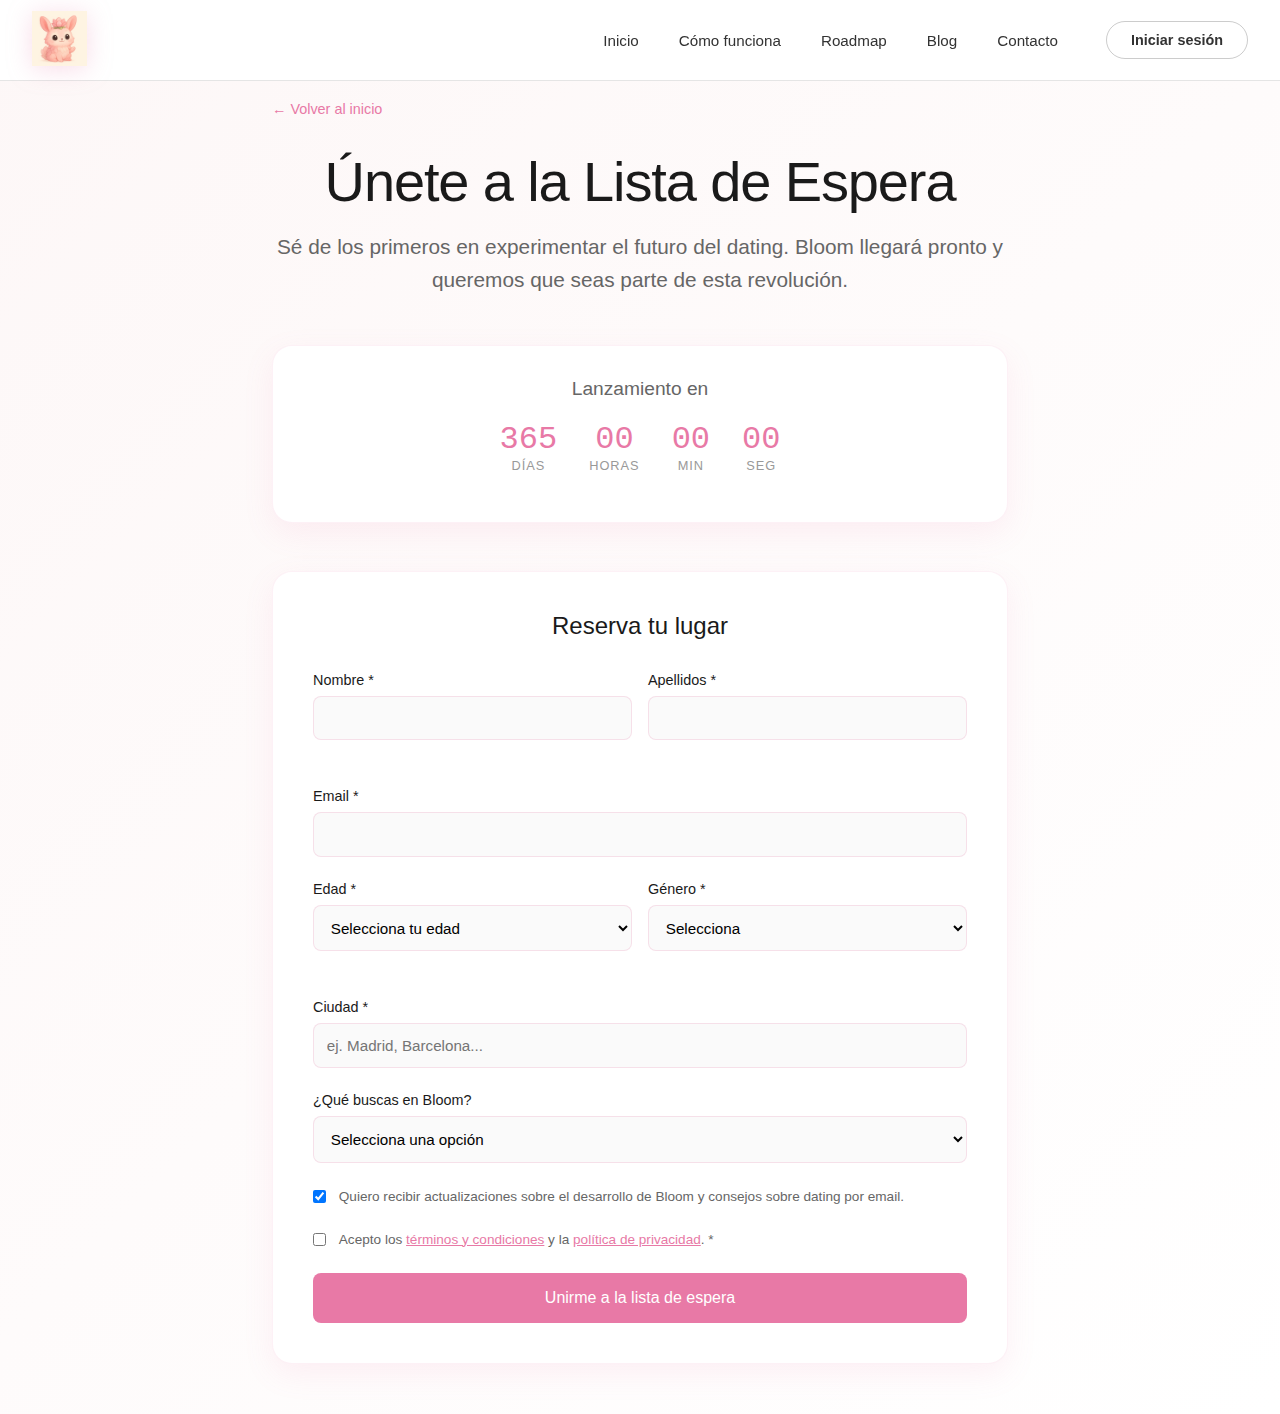
<file: waitlist.html>
<!DOCTYPE html>
<html lang="es">
<head>
    <meta charset="UTF-8">
    <meta name="viewport" content="width=device-width, initial-scale=1.0">
    <title>Lista de Espera - Bloom</title>
    <link rel="stylesheet" href="styles.css">
    <style>
        .waitlist-page {
            min-height: 100vh;
            background: linear-gradient(135deg, #fdf7f7 0%, #ffffff 100%);
            padding: 100px 0 50px;
            overflow-y: auto;
        }

        .waitlist-container {
            max-width: 800px;
            margin: 0 auto;
            padding: 0 2rem;
        }

        .waitlist-header {
            text-align: center;
            margin-bottom: 3rem;
        }

        .waitlist-title {
            font-size: clamp(2.5rem, 5vw, 3.5rem);
            font-weight: 300;
            color: #1a1a1a;
            margin-bottom: 1rem;
            letter-spacing: -0.02em;
        }

        .waitlist-subtitle {
            font-size: clamp(1.1rem, 2.5vw, 1.3rem);
            color: #666;
            margin-bottom: 2rem;
            line-height: 1.6;
        }

        .countdown-container {
            background: white;
            border-radius: 20px;
            padding: 2rem;
            box-shadow: 0 10px 30px rgba(232, 121, 166, 0.1);
            margin-bottom: 3rem;
            text-align: center;
            border: 1px solid rgba(232, 121, 166, 0.1);
        }

        .countdown-title {
            font-size: 1.2rem;
            font-weight: 500;
            color: #666;
            margin-bottom: 1.5rem;
        }

        .countdown-timer {
            display: flex;
            justify-content: center;
            gap: 2rem;
            margin-bottom: 1rem;
        }

        .countdown-item {
            text-align: center;
        }

        .countdown-number {
            font-size: 2rem;
            font-weight: 300;
            color: #e879a6;
            display: block;
            line-height: 1;
            font-family: 'Courier New', monospace;
        }

        .countdown-label {
            font-size: 0.8rem;
            color: #999;
            text-transform: uppercase;
            letter-spacing: 1px;
            margin-top: 0.3rem;
        }

        .waitlist-form {
            background: white;
            border-radius: 20px;
            padding: 2.5rem;
            box-shadow: 0 10px 30px rgba(232, 121, 166, 0.1);
            border: 1px solid rgba(232, 121, 166, 0.1);
        }

        .form-title {
            font-size: 1.5rem;
            font-weight: 500;
            color: #1a1a1a;
            text-align: center;
            margin-bottom: 2rem;
        }

        .form-row {
            display: grid;
            grid-template-columns: 1fr 1fr;
            gap: 1rem;
            margin-bottom: 1.5rem;
        }

        .form-group {
            margin-bottom: 1.5rem;
        }

        .form-group label {
            display: block;
            margin-bottom: 0.5rem;
            font-weight: 500;
            color: #1a1a1a;
            font-size: 0.9rem;
        }

        .form-group input,
        .form-group select,
        .form-group textarea {
            width: 100%;
            padding: 0.8rem;
            border: 1px solid rgba(232, 121, 166, 0.2);
            border-radius: 8px;
            font-size: 0.95rem;
            transition: all 0.3s ease;
            background: #fafafa;
        }

        .form-group input:focus,
        .form-group select:focus,
        .form-group textarea:focus {
            outline: none;
            border-color: #e879a6;
            background: white;
            box-shadow: 0 0 0 2px rgba(232, 121, 166, 0.1);
        }

        .checkbox-group {
            display: flex;
            align-items: flex-start;
            gap: 0.8rem;
            margin-bottom: 1.5rem;
        }

        .checkbox-group input[type="checkbox"] {
            width: auto;
            margin-top: 0.2rem;
            flex-shrink: 0;
        }

        .checkbox-group label {
            font-size: 0.85rem;
            line-height: 1.4;
            color: #666;
            font-weight: 400;
        }

        .submit-btn {
            width: 100%;
            background: #e879a6;
            border: none;
            color: white;
            padding: 1rem;
            border-radius: 8px;
            font-size: 1rem;
            font-weight: 500;
            cursor: pointer;
            transition: all 0.3s ease;
        }

        .submit-btn:hover {
            background: #d666a3;
            transform: translateY(-1px);
        }

        .submit-btn:disabled {
            opacity: 0.7;
            cursor: not-allowed;
            transform: none;
        }

        .success-message {
            display: none;
            background: rgba(74, 222, 128, 0.1);
            border: 1px solid rgba(74, 222, 128, 0.3);
            border-radius: 12px;
            padding: 2rem;
            text-align: center;
            margin-top: 2rem;
        }

        .success-message.show {
            display: block;
            animation: fadeInUp 0.5s ease-out;
        }

        .success-icon {
            font-size: 2.5rem;
            margin-bottom: 1rem;
        }

        .success-title {
            font-size: 1.3rem;
            font-weight: 600;
            color: #16a34a;
            margin-bottom: 1rem;
        }

        .success-text {
            color: #666;
            line-height: 1.5;
            font-size: 0.95rem;
        }

        .back-link {
            display: inline-flex;
            align-items: center;
            gap: 0.5rem;
            color: #e879a6;
            text-decoration: none;
            font-weight: 500;
            margin-bottom: 2rem;
            transition: all 0.3s ease;
            font-size: 0.9rem;
        }

        .back-link:hover {
            color: #1a1a1a;
            transform: translateX(-3px);
        }

        @media (max-width: 768px) {
            .waitlist-page {
                padding: 80px 0 30px;
            }

            .waitlist-container {
                padding: 0 1rem;
            }

            .countdown-container,
            .waitlist-form {
                padding: 1.5rem;
            }

            .countdown-timer {
                gap: 1.5rem;
            }

            .countdown-number {
                font-size: 1.8rem;
            }

            .form-row {
                grid-template-columns: 1fr;
                gap: 0;
            }

            .form-title {
                font-size: 1.3rem;
            }
        }

        @media (max-width: 480px) {
            .countdown-timer {
                gap: 1rem;
            }

            .countdown-number {
                font-size: 1.5rem;
            }

            .countdown-label {
                font-size: 0.7rem;
            }
        }
    </style>
</head>
<body>
    <!-- Navegación -->
    <nav id="navbar" class="navbar show">
        <div class="nav-container">
            <div class="nav-logo">
                <a href="index.html">
                    <img src="mascota.png" alt="Bloom" class="nav-logo-img">
                </a>
            </div>
            
            <div class="nav-content">
                <div class="nav-menu" id="nav-menu">
                    <a href="index.html#inicio" class="nav-link">Inicio</a>
                    <a href="index.html#como-funciona" class="nav-link">Cómo funciona</a>
                    <a href="index.html#roadmap" class="nav-link">Roadmap</a>
                    <a href="index.html#blog" class="nav-link">Blog</a>
                    <a href="index.html#contacto" class="nav-link">Contacto</a>
                </div>
                
                <div class="nav-actions">
                    <button class="btn-secondary">Iniciar sesión</button>
                </div>
            </div>
            
            <!-- Menú hamburguesa para móvil -->
            <div class="hamburger" id="hamburger">
                <span></span>
                <span></span>
                <span></span>
            </div>
        </div>
    </nav>

    <main class="waitlist-page">
        <div class="waitlist-container">
            <a href="index.html" class="back-link">
                ← Volver al inicio
            </a>

            <div class="waitlist-header">
                <h1 class="waitlist-title">Únete a la Lista de Espera</h1>
                <p class="waitlist-subtitle">
                    Sé de los primeros en experimentar el futuro del dating. 
                    Bloom llegará pronto y queremos que seas parte de esta revolución.
                </p>
            </div>

            <!-- Contador minimalista -->
            <div class="countdown-container">
                <h2 class="countdown-title">Lanzamiento en</h2>
                <div class="countdown-timer" id="countdown">
                    <div class="countdown-item">
                        <span class="countdown-number" id="days">000</span>
                        <span class="countdown-label">días</span>
                    </div>
                    <div class="countdown-item">
                        <span class="countdown-number" id="hours">00</span>
                        <span class="countdown-label">horas</span>
                    </div>
                    <div class="countdown-item">
                        <span class="countdown-number" id="minutes">00</span>
                        <span class="countdown-label">min</span>
                    </div>
                    <div class="countdown-item">
                        <span class="countdown-number" id="seconds">00</span>
                        <span class="countdown-label">seg</span>
                    </div>
                </div>
            </div>

            <!-- Formulario -->
            <div class="waitlist-form">
                <h2 class="form-title">Reserva tu lugar</h2>
                <form id="waitlist-form">
                    <div class="form-row">
                        <div class="form-group">
                            <label for="firstName">Nombre *</label>
                            <input type="text" id="firstName" name="firstName" required>
                        </div>
                        <div class="form-group">
                            <label for="lastName">Apellidos *</label>
                            <input type="text" id="lastName" name="lastName" required>
                        </div>
                    </div>

                    <div class="form-group">
                        <label for="email">Email *</label>
                        <input type="email" id="email" name="email" required>
                    </div>

                    <div class="form-row">
                        <div class="form-group">
                            <label for="age">Edad *</label>
                            <select id="age" name="age" required>
                                <option value="">Selecciona tu edad</option>
                                <option value="18-24">18-24 años</option>
                                <option value="25-29">25-29 años</option>
                                <option value="30-34">30-34 años</option>
                                <option value="35-39">35-39 años</option>
                                <option value="40-44">40-44 años</option>
                                <option value="45+">45+ años</option>
                            </select>
                        </div>
                        <div class="form-group">
                            <label for="gender">Género *</label>
                            <select id="gender" name="gender" required>
                                <option value="">Selecciona</option>
                                <option value="mujer">Mujer</option>
                                <option value="hombre">Hombre</option>
                                <option value="no-binario">No binario</option>
                                <option value="prefiero-no-decir">Prefiero no decir</option>
                            </select>
                        </div>
                    </div>

                    <div class="form-group">
                        <label for="city">Ciudad *</label>
                        <input type="text" id="city" name="city" placeholder="ej. Madrid, Barcelona..." required>
                    </div>

                    <div class="form-group">
                        <label for="interests">¿Qué buscas en Bloom?</label>
                        <select id="interests" name="interests">
                            <option value="">Selecciona una opción</option>
                            <option value="relacion-seria">Una relación seria</option>
                            <option value="conocer-gente">Conocer gente nueva</option>
                            <option value="citas-casuales">Citas casuales</option>
                            <option value="amistad">Amistad</option>
                            <option value="no-seguro">No estoy seguro/a</option>
                        </select>
                    </div>

                    <div class="checkbox-group">
                        <input type="checkbox" id="newsletter" name="newsletter" checked>
                        <label for="newsletter">
                            Quiero recibir actualizaciones sobre el desarrollo de Bloom y consejos sobre dating por email.
                        </label>
                    </div>

                    <div class="checkbox-group">
                        <input type="checkbox" id="terms" name="terms" required>
                        <label for="terms">
                            Acepto los <a href="#" style="color: #e879a6;">términos y condiciones</a> y la <a href="#" style="color: #e879a6;">política de privacidad</a>. *
                        </label>
                    </div>

                    <button type="submit" class="submit-btn">
                        <span class="submit-text">Unirme a la lista de espera</span>
                        <span class="submit-loading" style="display: none;">Procesando...</span>
                    </button>
                </form>

                <div class="success-message" id="success-message">
                    <div class="success-icon">🎉</div>
                    <h3 class="success-title">¡Bienvenido/a a Bloom!</h3>
                    <p class="success-text">
                        Te hemos enviado un email de confirmación. Eres oficialmente parte de nuestra lista de espera 
                        y serás de los primeros en conocer cuando lancemos la app. 
                        <br><br>
                        ¡Prepárate para encontrar conexiones reales!
                    </p>
                </div>
            </div>
        </div>
    </main>

    <script>
        // Contador regresivo
        function initCountdown() {
            const targetDate = new Date();
            targetDate.setFullYear(targetDate.getFullYear() + 1); // Un año desde ahora
            
            function updateCountdown() {
                const now = new Date().getTime();
                const distance = targetDate.getTime() - now;
                
                const days = Math.floor(distance / (1000 * 60 * 60 * 24));
                const hours = Math.floor((distance % (1000 * 60 * 60 * 24)) / (1000 * 60 * 60));
                const minutes = Math.floor((distance % (1000 * 60 * 60)) / (1000 * 60));
                const seconds = Math.floor((distance % (1000 * 60)) / 1000);
                
                document.getElementById("days").textContent = days.toString().padStart(3, '0');
                document.getElementById("hours").textContent = hours.toString().padStart(2, '0');
                document.getElementById("minutes").textContent = minutes.toString().padStart(2, '0');
                document.getElementById("seconds").textContent = seconds.toString().padStart(2, '0');
                
                if (distance < 0) {
                    document.getElementById("countdown").innerHTML = "<h2>¡Ya está aquí!</h2>";
                }
            }
            
            updateCountdown();
            setInterval(updateCountdown, 1000);
        }

        // Formulario
        function initWaitlistForm() {
            const form = document.getElementById("waitlist-form");
            const submitBtn = form.querySelector(".submit-btn");
            const submitText = submitBtn.querySelector(".submit-text");
            const submitLoading = submitBtn.querySelector(".submit-loading");
            const successMessage = document.getElementById("success-message");

            form.addEventListener("submit", async (e) => {
                e.preventDefault();

                // Mostrar estado de carga
                submitBtn.disabled = true;
                submitText.style.display = "none";
                submitLoading.style.display = "inline";

                // Simular envío (aquí conectarías con tu backend)
                await new Promise((resolve) => setTimeout(resolve, 2000));

                // Ocultar formulario y mostrar mensaje de éxito
                form.style.display = "none";
                successMessage.classList.add("show");

                // Simular envío de email de confirmación
                console.log("Email de confirmación enviado a:", form.email.value);
            });
        }

        // Menú móvil
        function initMobileMenu() {
            const hamburger = document.getElementById("hamburger");
            const navMenu = document.getElementById("nav-menu");

            hamburger.addEventListener("click", () => {
                hamburger.classList.toggle("active");
                navMenu.classList.toggle("active");
            });

            // Cerrar menú al hacer clic en un enlace
            navMenu.addEventListener("click", (e) => {
                if (e.target.classList.contains("nav-link")) {
                    hamburger.classList.remove("active");
                    navMenu.classList.remove("active");
                }
            });
        }

        // Inicializar todo
        document.addEventListener("DOMContentLoaded", () => {
            initCountdown();
            initWaitlistForm();
            initMobileMenu();
        });
    </script>
</body>
</html>
</file>
<file: styles.css>
* {
  margin: 0;
  padding: 0;
  box-sizing: border-box;
}

body {
  font-family: "Arial", sans-serif;
  background: #ffffff;
  overflow-x: hidden;
}

/* Pantalla de carga */
.loading-screen {
  position: fixed;
  top: 0;
  left: 0;
  width: 100vw;
  height: 100vh;
  background: #ffffff;
  display: flex;
  flex-direction: column;
  justify-content: center;
  align-items: center;
  z-index: 1000;
  transition: opacity 0.8s ease-out;
}

.loading-screen.fade-out {
  opacity: 0;
}

/* Logo */
.logo-container {
  display: flex;
  justify-content: center;
  align-items: center;
}

.logo-wrapper {
  animation: logoEntrance 1.5s ease-out;
}

.logo {
  width: 220px;
  height: auto;
  filter: drop-shadow(0 10px 30px rgba(232, 121, 166, 0.3));
  animation: pulsate 2s ease-in-out infinite 1.5s;
}

@keyframes logoEntrance {
  0% {
    opacity: 0;
    transform: translateY(-30px) scale(0.8);
  }
  60% {
    opacity: 1;
    transform: translateY(5px) scale(1.05);
  }
  100% {
    opacity: 1;
    transform: translateY(0) scale(1);
  }
}

@keyframes pulsate {
  0% {
    transform: scale(1);
    filter: drop-shadow(0 10px 30px rgba(232, 121, 166, 0.3));
  }
  50% {
    transform: scale(1.08);
    filter: drop-shadow(0 15px 40px rgba(232, 121, 166, 0.5));
  }
  100% {
    transform: scale(1);
    filter: drop-shadow(0 10px 30px rgba(232, 121, 166, 0.3));
  }
}

/* Contenido principal */
.main-content {
  display: none;
  min-height: 100vh;
  background: #ffffff;
  overflow-y: auto;
}

.main-content.show {
  display: block;
  animation: contentEntrance 1s ease-out;
}

@keyframes contentEntrance {
  0% {
    opacity: 0;
    transform: translateY(30px);
  }
  100% {
    opacity: 1;
    transform: translateY(0);
  }
}

/* Hero Section con imagen de fondo */
.hero-section {
  min-height: 100vh;
  display: flex;
  justify-content: center;
  align-items: center;
  text-align: center;
  padding: 120px 2rem 80px;
  position: relative;
  background-image: url("pexels-rdne-8249235.jpg");
  background-size: cover;
  background-position: center;
  background-repeat: no-repeat;
}

.hero-overlay {
  position: absolute;
  top: 0;
  left: 0;
  width: 100%;
  height: 100%;
  background: rgba(0, 0, 0, 0.2);
  z-index: 1;
}

.hero-content {
  max-width: 600px;
  margin: 0 auto;
  position: relative;
  z-index: 2;
}

.hero-title {
  font-size: clamp(3rem, 8vw, 5rem);
  font-weight: 300;
  color: #ffffff;
  line-height: 1.1;
  margin-bottom: 2rem;
  letter-spacing: -0.02em;
  animation: fadeInUp 0.8s ease-out 0.2s both;
  text-shadow: 0 4px 20px rgba(0, 0, 0, 0.8);
}

.hero-subtitle {
  font-size: clamp(1.2rem, 3vw, 1.5rem);
  color: #ffffff;
  line-height: 1.5;
  margin-bottom: 3rem;
  font-weight: 400;
  animation: fadeInUp 0.8s ease-out 0.4s both;
  text-shadow: 0 2px 15px rgba(0, 0, 0, 0.7);
}

.btn-hero {
  background: #1a1a1a;
  border: none;
  color: white;
  padding: 1.2rem 3rem;
  border-radius: 50px;
  font-size: 1.1rem;
  font-weight: 500;
  cursor: pointer;
  transition: all 0.3s ease;
  box-shadow: 0 6px 25px rgba(0, 0, 0, 0.2);
  animation: fadeInUp 0.8s ease-out 0.6s both;
}

.btn-hero:hover {
  transform: translateY(-3px);
  box-shadow: 0 10px 35px rgba(0, 0, 0, 0.25);
}

@keyframes fadeInUp {
  0% {
    opacity: 0;
    transform: translateY(30px);
  }
  100% {
    opacity: 1;
    transform: translateY(0);
  }
}

/* Navegación */
.navbar {
  position: fixed;
  top: 0;
  left: 0;
  width: 100%;
  background: rgba(255, 255, 255, 0.95);
  backdrop-filter: blur(10px);
  border-bottom: 1px solid rgba(0, 0, 0, 0.1);
  z-index: 1001;
  opacity: 0;
  transform: translateY(-100%);
  transition: all 0.3s ease;
}

.navbar.show {
  opacity: 1;
  transform: translateY(0);
}

.nav-container {
  max-width: 1400px;
  margin: 0 auto;
  padding: 0 2rem;
  display: flex;
  align-items: center;
  justify-content: space-between;
  height: 80px;
}

.nav-logo {
  display: flex;
  align-items: center;
  flex-shrink: 0;
}

.nav-logo-img {
  height: 55px;
  width: auto;
  filter: drop-shadow(0 3px 12px rgba(232, 121, 166, 0.25));
  transition: all 0.3s ease;
}

.nav-logo-img:hover {
  filter: drop-shadow(0 5px 15px rgba(232, 121, 166, 0.35));
  transform: scale(1.05);
}

.nav-content {
  display: flex;
  align-items: center;
  justify-content: flex-end;
  flex: 1;
  margin-left: 3rem;
  gap: 3rem;
}

.nav-menu {
  display: flex;
  align-items: center;
  gap: 2.5rem;
}

.nav-link {
  text-decoration: none;
  color: #333;
  font-weight: 500;
  font-size: 0.95rem;
  transition: all 0.3s ease;
  position: relative;
  padding: 0.5rem 0;
}

.nav-link:hover {
  color: #1a1a1a;
  transform: translateY(-1px);
}

.nav-link::after {
  content: "";
  position: absolute;
  bottom: 0;
  left: 50%;
  width: 0;
  height: 2px;
  background: #1a1a1a;
  transition: all 0.3s ease;
  transform: translateX(-50%);
}

.nav-link:hover::after {
  width: 100%;
}

.nav-actions {
  display: flex;
  align-items: center;
  gap: 1.2rem;
}

.btn-secondary {
  background: transparent;
  border: 1.5px solid rgba(0, 0, 0, 0.2);
  color: #333;
  padding: 0.6rem 1.5rem;
  border-radius: 30px;
  font-size: 0.9rem;
  font-weight: 600;
  cursor: pointer;
  transition: all 0.3s ease;
}

.btn-secondary:hover {
  border-color: #1a1a1a;
  color: #1a1a1a;
  background: rgba(0, 0, 0, 0.05);
  transform: translateY(-2px);
}

.btn-primary {
  background: #1a1a1a;
  border: none;
  color: white;
  padding: 0.6rem 2rem;
  border-radius: 30px;
  font-size: 0.9rem;
  font-weight: 600;
  cursor: pointer;
  transition: all 0.3s ease;
  box-shadow: 0 4px 15px rgba(0, 0, 0, 0.1);
}

.btn-primary:hover {
  transform: translateY(-3px);
  box-shadow: 0 8px 25px rgba(0, 0, 0, 0.15);
}

/* Menú hamburguesa */
.hamburger {
  display: none;
  flex-direction: column;
  cursor: pointer;
  gap: 4px;
}

.hamburger span {
  width: 25px;
  height: 2px;
  background: #333;
  transition: all 0.3s ease;
}

.hamburger.active span:nth-child(1) {
  transform: rotate(45deg) translate(6px, 6px);
}

.hamburger.active span:nth-child(2) {
  opacity: 0;
}

.hamburger.active span:nth-child(3) {
  transform: rotate(-45deg) translate(6px, -6px);
}

/* Responsive */
@media (max-width: 1024px) {
  .nav-content {
    margin-left: 2rem;
    gap: 2rem;
  }

  .nav-menu {
    gap: 2rem;
  }

  .nav-link {
    font-size: 0.9rem;
  }
}

@media (max-width: 768px) {
  .hero-section {
    padding: 100px 1rem 60px;
  }

  .nav-container {
    padding: 0 1rem;
    height: 70px;
  }

  .nav-logo-img {
    height: 45px;
  }

  .nav-content {
    display: none;
  }

  .nav-menu {
    position: fixed;
    top: 70px;
    left: -100%;
    width: 100%;
    height: calc(100vh - 70px);
    background: rgba(255, 255, 255, 0.98);
    backdrop-filter: blur(10px);
    flex-direction: column;
    justify-content: flex-start;
    align-items: center;
    gap: 2rem;
    padding-top: 3rem;
    transition: left 0.3s ease;
    z-index: 1000;
  }

  .nav-menu.active {
    left: 0;
    display: flex;
  }

  .nav-actions {
    position: absolute;
    bottom: 2rem;
    left: 50%;
    transform: translateX(-50%);
    display: flex;
    flex-direction: column;
    gap: 1rem;
    width: calc(100% - 2rem);
    max-width: 300px;
  }

  .hamburger {
    display: flex;
    z-index: 1001;
  }
}

/* Sección Cómo funciona */
.how-it-works-section {
  padding: 100px 0;
  background: linear-gradient(135deg, #fdf7f7 0%, #ffffff 100%);
  position: relative;
  overflow: hidden;
}

.how-it-works-section::before {
  content: "";
  position: absolute;
  top: 0;
  left: 0;
  right: 0;
  bottom: 0;
  background: url("data:image/svg+xml,%3Csvg width='60' height='60' viewBox='0 0 60 60' xmlns='http://www.w3.org/2000/svg'%3E%3Cg fill='none' fill-rule='evenodd'%3E%3Cg fill='%23f4a6cd' fill-opacity='0.05'%3E%3Ccircle cx='30' cy='30' r='2'/%3E%3C/g%3E%3C/g%3E%3C/svg%3E");
  pointer-events: none;
}

.container {
  max-width: 1200px;
  margin: 0 auto;
  padding: 0 2rem;
  position: relative;
  z-index: 1;
}

.section-header {
  text-align: center;
  margin-bottom: 80px;
}

.section-title {
  font-size: clamp(2.5rem, 5vw, 3.5rem);
  font-weight: 300;
  color: #1a1a1a;
  margin-bottom: 1.5rem;
  letter-spacing: -0.02em;
}

.section-subtitle {
  font-size: clamp(1.1rem, 2.5vw, 1.3rem);
  color: #666;
  max-width: 600px;
  margin: 0 auto;
  line-height: 1.6;
}

/* Slider de pasos */
.steps-slider {
  max-width: 800px;
  margin: 0 auto;
}

.slider-container {
  position: relative;
  overflow: hidden;
  border-radius: 25px;
  box-shadow: 0 20px 60px rgba(232, 121, 166, 0.15);
  background: white;
}

.slides-wrapper {
  display: flex;
  transition: transform 0.5s cubic-bezier(0.4, 0, 0.2, 1);
}

.slide {
  min-width: 100%;
  opacity: 0.7;
  transition: opacity 0.5s ease;
}

.slide.active {
  opacity: 1;
}

.slide-content {
  padding: 4rem 3rem;
  text-align: center;
  position: relative;
}

.slide-content::before {
  content: "";
  position: absolute;
  top: 0;
  left: 0;
  right: 0;
  height: 4px;
  background: linear-gradient(90deg, #e879a6, #f4a6cd);
}

.step-number {
  font-size: 1.5rem;
  font-weight: 700;
  color: #e879a6;
  background: rgba(232, 121, 166, 0.1);
  width: 60px;
  height: 60px;
  border-radius: 50%;
  display: flex;
  align-items: center;
  justify-content: center;
  margin: 0 auto 2rem;
}

.step-icon {
  font-size: 3.5rem;
  margin-bottom: 1.5rem;
  display: block;
}

.step-title {
  font-size: 2rem;
  font-weight: 600;
  color: #1a1a1a;
  margin-bottom: 1.5rem;
  line-height: 1.3;
}

.step-description {
  color: #666;
  line-height: 1.7;
  font-size: 1.1rem;
  max-width: 500px;
  margin: 0 auto;
}

/* Indicadores */
.slider-dots {
  display: flex;
  justify-content: center;
  gap: 1rem;
  margin-top: 2rem;
}

.dot {
  width: 12px;
  height: 12px;
  border-radius: 50%;
  border: none;
  background: rgba(232, 121, 166, 0.3);
  transition: all 0.3s ease;
  pointer-events: none;
}

.dot.active {
  background: #e879a6;
  transform: scale(1.2);
}

.dot:hover {
  background: #e879a6;
  transform: scale(1.1);
}

/* Responsive para el slider */
@media (max-width: 768px) {
  .how-it-works-section {
    padding: 60px 0;
  }

  .container {
    padding: 0 1rem;
  }

  .section-header {
    margin-bottom: 50px;
  }

  .slide-content {
    padding: 3rem 2rem;
  }

  .step-title {
    font-size: 1.6rem;
  }

  .step-description {
    font-size: 1rem;
  }
}

@media (max-width: 480px) {
  .slide-content {
    padding: 2.5rem 1.5rem;
  }

  .step-number {
    width: 50px;
    height: 50px;
    font-size: 1.2rem;
  }

  .step-icon {
    font-size: 2.5rem;
  }
}

/* Sección Roadmap - Diseño Serpenteado */
.roadmap-section {
  padding: 100px 0;
  background: #ffffff;
}

.roadmap-zigzag {
  max-width: 1200px;
  margin: 0 auto;
  position: relative;
  padding: 3rem 0;
}

/* Línea continua más simple */
.roadmap-zigzag::before {
  content: "";
  position: absolute;
  left: 50%;
  top: 0;
  bottom: 0;
  width: 3px;
  background: linear-gradient(180deg, #e879a6 0%, #f4a6cd 50%, #e879a6 100%);
  transform: translateX(-50%);
  z-index: 1;
}

.timeline-item {
  position: relative;
  margin-bottom: 4rem;
  display: flex;
  align-items: center;
  width: 100%;
}

/* Alternar posiciones izquierda/derecha */
.timeline-item:nth-child(odd) {
  justify-content: flex-start;
}

.timeline-item:nth-child(even) {
  justify-content: flex-end;
}

.timeline-item:nth-child(odd) .timeline-content {
  margin-right: 60%;
  text-align: right;
}

.timeline-item:nth-child(even) .timeline-content {
  margin-left: 60%;
  text-align: left;
}

.timeline-marker {
  position: absolute;
  left: 50%;
  top: 50%;
  transform: translate(-50%, -50%);
  width: 24px;
  height: 24px;
  border-radius: 50%;
  border: 4px solid #e879a6;
  background: white;
  z-index: 2;
  box-shadow: 0 4px 15px rgba(232, 121, 166, 0.3);
}

.timeline-item.completed .timeline-marker {
  background: #e879a6;
  border-color: #e879a6;
}

.timeline-item.in-progress .timeline-marker {
  background: #f4a6cd;
  border-color: #f4a6cd;
  animation: pulse 2s infinite;
}

.timeline-item.upcoming .timeline-marker {
  background: #3b82f6;
  border-color: #3b82f6;
}

.timeline-item.future .timeline-marker {
  background: #9ca3af;
  border-color: #9ca3af;
}

@keyframes pulse {
  0% {
    box-shadow: 0 0 0 0 rgba(232, 121, 166, 0.7);
  }
  70% {
    box-shadow: 0 0 0 15px rgba(232, 121, 166, 0);
  }
  100% {
    box-shadow: 0 0 0 0 rgba(232, 121, 166, 0);
  }
}

.timeline-content {
  background: white;
  padding: 2rem;
  border-radius: 20px;
  box-shadow: 0 10px 40px rgba(232, 121, 166, 0.15);
  border: 1px solid rgba(232, 121, 166, 0.1);
  max-width: 350px;
  position: relative;
}

/* Flechas apuntando al centro */
.timeline-item:nth-child(odd) .timeline-content::after {
  content: "";
  position: absolute;
  right: -15px;
  top: 50%;
  transform: translateY(-50%);
  width: 0;
  height: 0;
  border-left: 15px solid white;
  border-top: 15px solid transparent;
  border-bottom: 15px solid transparent;
}

.timeline-item:nth-child(even) .timeline-content::before {
  content: "";
  position: absolute;
  left: -15px;
  top: 50%;
  transform: translateY(-50%);
  width: 0;
  height: 0;
  border-right: 15px solid white;
  border-top: 15px solid transparent;
  border-bottom: 15px solid transparent;
}

.timeline-date {
  color: #e879a6;
  font-weight: 700;
  font-size: 0.9rem;
  margin-bottom: 0.8rem;
  text-transform: uppercase;
  letter-spacing: 0.5px;
}

.timeline-title {
  font-size: 1.3rem;
  font-weight: 700;
  color: #1a1a1a;
  margin-bottom: 1rem;
  line-height: 1.3;
}

.timeline-description {
  color: #666;
  line-height: 1.6;
  margin-bottom: 1.2rem;
  font-size: 1rem;
}

.timeline-status {
  display: inline-block;
  padding: 0.4rem 1rem;
  border-radius: 20px;
  font-size: 0.8rem;
  font-weight: 700;
  text-transform: uppercase;
  letter-spacing: 0.5px;
}

.timeline-status.completed {
  background: rgba(74, 222, 128, 0.15);
  color: #16a34a;
}

.timeline-status.in-progress {
  background: rgba(232, 121, 166, 0.15);
  color: #e879a6;
}

.timeline-status.upcoming {
  background: rgba(59, 130, 246, 0.15);
  color: #2563eb;
}

.timeline-status.future {
  background: rgba(156, 163, 175, 0.15);
  color: #6b7280;
}

/* Responsive para roadmap */
@media (max-width: 768px) {
  .roadmap-zigzag::before {
    left: 30px;
  }

  .timeline-item {
    margin-bottom: 3rem;
  }

  .timeline-item:nth-child(odd),
  .timeline-item:nth-child(even) {
    justify-content: flex-start;
  }

  .timeline-item:nth-child(odd) .timeline-content,
  .timeline-item:nth-child(even) .timeline-content {
    margin-left: 80px;
    margin-right: 0;
    text-align: left;
    max-width: calc(100% - 100px);
  }

  .timeline-marker {
    left: 30px;
  }

  .timeline-item:nth-child(odd) .timeline-content::after,
  .timeline-item:nth-child(even) .timeline-content::before {
    display: none;
  }

  .timeline-item .timeline-content::before {
    content: "";
    position: absolute;
    left: -15px;
    top: 30px;
    width: 0;
    height: 0;
    border-right: 15px solid white;
    border-top: 15px solid transparent;
    border-bottom: 15px solid transparent;
  }
}

/* Sección Blog */
.blog-section {
  padding: 100px 0;
  background: linear-gradient(135deg, #fdf7f7 0%, #ffffff 100%);
  position: relative;
}

.blog-grid {
  display: grid;
  grid-template-columns: repeat(auto-fit, minmax(300px, 1fr));
  gap: 2rem;
  margin-bottom: 3rem;
}

.blog-card {
  background: white;
  border-radius: 20px;
  overflow: hidden;
  box-shadow: 0 10px 40px rgba(232, 121, 166, 0.08);
  transition: all 0.3s ease;
}

.blog-card:hover {
  transform: translateY(-10px);
  box-shadow: 0 20px 60px rgba(232, 121, 166, 0.15);
}

.blog-card.featured {
  grid-column: span 2;
}

.blog-image {
  position: relative;
  overflow: hidden;
}

.blog-img {
  width: 100%;
  height: 250px;
  object-fit: cover;
  transition: transform 0.3s ease;
}

.blog-card:hover .blog-img {
  transform: scale(1.05);
}

.blog-content {
  padding: 2rem;
}

.blog-meta {
  display: flex;
  gap: 1rem;
  margin-bottom: 1rem;
}

.blog-category {
  background: rgba(232, 121, 166, 0.1);
  color: #e879a6;
  padding: 0.3rem 0.8rem;
  border-radius: 15px;
  font-size: 0.8rem;
  font-weight: 600;
}

.blog-date {
  color: #666;
  font-size: 0.9rem;
}

.blog-title {
  font-size: 1.3rem;
  font-weight: 600;
  color: #1a1a1a;
  margin-bottom: 1rem;
  line-height: 1.4;
}

.blog-excerpt {
  color: #666;
  line-height: 1.6;
  margin-bottom: 1.5rem;
}

.blog-link {
  color: #e879a6;
  text-decoration: none;
  font-weight: 600;
  transition: all 0.3s ease;
}

.blog-link:hover {
  color: #1a1a1a;
}

.blog-cta {
  text-align: center;
}

/* Mascota flotante al lado del blog */
.blog-with-mascot {
  position: relative;
}

.floating-mascot {
  position: absolute;
  right: -180px;
  top: 50%;
  transform: translateY(-50%);
  width: 160px;
  height: 160px;
  background: white;
  border-radius: 50%;
  border: 6px solid #e879a6;
  display: flex;
  align-items: center;
  justify-content: center;
  box-shadow: 0 25px 60px rgba(232, 121, 166, 0.3);
  z-index: 2;
  animation: mascotFloat 3s ease-in-out infinite;
}

@keyframes mascotFloat {
  0%,
  100% {
    transform: translateY(-50%) rotate(-2deg);
  }
  50% {
    transform: translateY(-60%) rotate(2deg);
  }
}

.floating-mascot img {
  width: 130px;
  height: 130px;
  object-fit: contain;
  border-radius: 50%;
}

/* Sección Contacto */
.contact-section {
  padding: 100px 0;
  background: #ffffff;
}

.contact-content {
  display: grid;
  grid-template-columns: 1fr 2fr;
  gap: 4rem;
  max-width: 1000px;
  margin: 0 auto;
}

.contact-info {
  display: flex;
  flex-direction: column;
  gap: 2rem;
}

.contact-item {
  display: flex;
  align-items: center;
  gap: 1rem;
  padding: 1.5rem;
  background: rgba(232, 121, 166, 0.05);
  border-radius: 15px;
}

.contact-icon {
  font-size: 2rem;
  width: 60px;
  height: 60px;
  display: flex;
  align-items: center;
  justify-content: center;
  background: white;
  border-radius: 50%;
  box-shadow: 0 5px 15px rgba(232, 121, 166, 0.1);
}

.contact-details h3 {
  font-size: 1.1rem;
  font-weight: 600;
  color: #1a1a1a;
  margin-bottom: 0.3rem;
}

.contact-details p {
  color: #666;
}

.contact-form {
  background: white;
  padding: 2.5rem;
  border-radius: 20px;
  box-shadow: 0 15px 50px rgba(232, 121, 166, 0.1);
  border: 1px solid rgba(232, 121, 166, 0.1);
}

.form-group {
  margin-bottom: 1.5rem;
}

.form-group label {
  display: block;
  margin-bottom: 0.5rem;
  font-weight: 600;
  color: #1a1a1a;
}

.form-group input,
.form-group select,
.form-group textarea {
  width: 100%;
  padding: 1rem;
  border: 2px solid rgba(232, 121, 166, 0.1);
  border-radius: 10px;
  font-size: 1rem;
  transition: all 0.3s ease;
  background: #fafafa;
}

.form-group input:focus,
.form-group select:focus,
.form-group textarea:focus {
  outline: none;
  border-color: #e879a6;
  background: white;
  box-shadow: 0 0 0 3px rgba(232, 121, 166, 0.1);
}

.form-group textarea {
  resize: vertical;
  min-height: 120px;
}

.form-submit {
  width: 100%;
  padding: 1.2rem;
  font-size: 1.1rem;
  font-weight: 600;
  transition: all 0.3s ease;
}

.form-submit:disabled {
  opacity: 0.7;
  cursor: not-allowed;
}

/* Footer */
.footer {
  background: #1a1a1a;
  color: white;
  padding: 2rem 0 1rem;
}

.footer-content {
  display: flex;
  align-items: center;
  justify-content: space-between;
  margin-bottom: 1rem;
  flex-wrap: wrap;
  gap: 1rem;
}

.footer-logo-img {
  height: 40px;
  filter: brightness(0) invert(1);
}

.footer-links {
  display: flex;
  gap: 2rem;
}

.footer-links a {
  color: #ccc;
  text-decoration: none;
  font-size: 0.9rem;
  transition: color 0.3s ease;
}

.footer-links a:hover {
  color: #e879a6;
}

.footer-social {
  display: flex;
  align-items: center;
  gap: 0.5rem;
}

.footer-social span {
  color: #ccc;
  font-size: 0.9rem;
  margin-right: 0.5rem;
}

.footer-social a {
  font-size: 1.2rem;
  text-decoration: none;
  transition: transform 0.3s ease;
}

.footer-social a:hover {
  transform: scale(1.2);
}

.footer-bottom {
  text-align: center;
  padding-top: 1rem;
  border-top: 1px solid #333;
}

.footer-bottom p {
  color: #999;
  font-size: 0.9rem;
}

/* Responsive mejorado */
@media (max-width: 1400px) {
  .floating-mascot {
    right: -140px;
    width: 140px;
    height: 140px;
  }

  .floating-mascot img {
    width: 110px;
    height: 110px;
  }
}

@media (max-width: 1200px) {
  .floating-mascot {
    right: -120px;
    width: 120px;
    height: 120px;
  }

  .floating-mascot img {
    width: 90px;
    height: 90px;
  }

  .blog-grid {
    grid-template-columns: 1fr;
  }

  .blog-card.featured {
    grid-column: span 1;
  }
}

@media (max-width: 1024px) {
  .container {
    padding: 0 1.5rem;
  }

  .floating-mascot {
    right: -100px;
    width: 100px;
    height: 100px;
  }

  .floating-mascot img {
    width: 70px;
    height: 70px;
  }

  .hero-section {
    padding: 100px 1.5rem 60px;
  }

  .section-title {
    font-size: clamp(2rem, 4vw, 2.8rem);
  }

  .section-subtitle {
    font-size: clamp(1rem, 2vw, 1.2rem);
  }
}

@media (max-width: 768px) {
  .hero-section {
    padding: 80px 1rem 50px;
    min-height: 80vh;
  }

  .hero-title {
    font-size: clamp(2.5rem, 6vw, 3.5rem);
  }

  .hero-subtitle {
    font-size: clamp(1.1rem, 2.5vw, 1.3rem);
  }

  .container {
    padding: 0 1rem;
  }

  .section-header {
    margin-bottom: 40px;
  }

  .how-it-works-section,
  .blog-section,
  .contact-section {
    padding: 60px 0;
  }

  .roadmap-section {
    padding: 40px 0;
  }

  .roadmap-zigzag {
    padding: 1rem;
  }

  .roadmap-zigzag::before {
    left: 30px;
  }

  .timeline-item {
    margin-bottom: 3rem;
    justify-content: flex-start !important;
  }

  .timeline-item:nth-child(odd) .timeline-content,
  .timeline-item:nth-child(even) .timeline-content {
    margin-left: 80px;
    margin-right: 0;
    text-align: left;
    max-width: calc(100% - 100px);
  }

  .timeline-marker {
    left: 30px !important;
  }

  .timeline-item:nth-child(odd) .timeline-content::after,
  .timeline-item:nth-child(even) .timeline-content::before {
    display: none;
  }

  .timeline-item .timeline-content::before {
    content: "";
    position: absolute;
    left: -15px;
    top: 30px;
    width: 0;
    height: 0;
    border-right: 15px solid white;
    border-top: 15px solid transparent;
    border-bottom: 15px solid transparent;
  }

  .blog-grid {
    grid-template-columns: 1fr;
    gap: 1.5rem;
  }

  .blog-card.featured {
    grid-column: span 1;
  }

  .floating-mascot {
    position: static;
    margin: 2rem auto 0;
    transform: none;
    right: auto;
    width: 120px;
    height: 120px;
  }

  .floating-mascot img {
    width: 90px;
    height: 90px;
  }

  .contact-content {
    grid-template-columns: 1fr;
    gap: 2rem;
  }

  .contact-form {
    padding: 2rem;
  }

  .footer-content {
    flex-direction: column;
    text-align: center;
    gap: 1.5rem;
  }

  .footer-links {
    flex-wrap: wrap;
    justify-content: center;
    gap: 1rem;
  }

  .nav-container {
    padding: 0 1rem;
    height: 70px;
  }

  .nav-logo-img {
    height: 45px;
  }

  .nav-content {
    display: none;
  }

  .nav-menu {
    position: fixed;
    top: 70px;
    left: -100%;
    width: 100%;
    height: calc(100vh - 70px);
    background: rgba(255, 255, 255, 0.98);
    backdrop-filter: blur(10px);
    flex-direction: column;
    justify-content: flex-start;
    align-items: center;
    gap: 2rem;
    padding-top: 3rem;
    transition: left 0.3s ease;
  }

  .nav-menu.active {
    left: 0;
  }

  .nav-actions {
    position: fixed;
    bottom: 2rem;
    left: 50%;
    transform: translateX(-50%);
    flex-direction: column;
    gap: 1rem;
    width: calc(100% - 2rem);
    max-width: 300px;
  }

  .hamburger {
    display: flex;
  }
}

@media (max-width: 480px) {
  .hero-section {
    padding: 70px 0.5rem 40px;
    min-height: 70vh;
  }

  .hero-title {
    font-size: clamp(2rem, 5vw, 2.8rem);
    margin-bottom: 1.5rem;
  }

  .hero-subtitle {
    font-size: clamp(1rem, 2vw, 1.2rem);
    margin-bottom: 2rem;
  }

  .btn-hero {
    padding: 1rem 2rem;
    font-size: 1rem;
  }

  .container {
    padding: 0 0.5rem;
  }

  .section-title {
    font-size: clamp(1.8rem, 4vw, 2.2rem);
  }

  .section-subtitle {
    font-size: clamp(0.9rem, 2vw, 1.1rem);
  }

  .slide-content {
    padding: 2rem 1rem;
  }

  .step-number {
    width: 45px;
    height: 45px;
    font-size: 1rem;
  }

  .step-icon {
    font-size: 2rem;
  }

  .step-title {
    font-size: 1.4rem;
  }

  .step-description {
    font-size: 0.95rem;
  }

  .timeline-content {
    padding: 1.5rem;
    margin-left: 60px !important;
    max-width: calc(100% - 80px) !important;
  }

  .timeline-marker {
    left: 20px !important;
    width: 18px;
    height: 18px;
  }

  .roadmap-zigzag::before {
    left: 20px;
  }

  .timeline-title {
    font-size: 1.1rem;
  }

  .timeline-description {
    font-size: 0.9rem;
  }

  .blog-card {
    margin-bottom: 1rem;
  }

  .blog-content {
    padding: 1.5rem;
  }

  .blog-title {
    font-size: 1.2rem;
  }

  .blog-excerpt {
    font-size: 0.95rem;
  }

  .floating-mascot {
    width: 100px;
    height: 100px;
    margin: 1.5rem auto 0;
  }

  .floating-mascot img {
    width: 70px;
    height: 70px;
  }

  .contact-item {
    padding: 1rem;
    flex-direction: column;
    text-align: center;
    gap: 0.8rem;
  }

  .contact-icon {
    width: 50px;
    height: 50px;
    font-size: 1.5rem;
  }

  .contact-form {
    padding: 1.5rem;
  }

  .form-group input,
  .form-group select,
  .form-group textarea {
    padding: 0.8rem;
    font-size: 0.95rem;
  }

  .footer-links {
    gap: 0.8rem;
  }

  .footer-links a {
    font-size: 0.85rem;
  }

  .nav-container {
    padding: 0 0.5rem;
    height: 65px;
  }

  .nav-logo-img {
    height: 40px;
  }

  .nav-menu {
    top: 65px;
    height: calc(100vh - 65px);
    padding-top: 2rem;
    gap: 1.5rem;
  }

  .nav-link {
    font-size: 1.1rem;
    padding: 0.8rem 0;
  }

  .nav-actions {
    bottom: 1.5rem;
    gap: 0.8rem;
  }

  .btn-primary,
  .btn-secondary {
    padding: 0.8rem 1.5rem;
    font-size: 0.9rem;
  }
}

@media (max-width: 320px) {
  .hero-title {
    font-size: 1.8rem;
  }

  .hero-subtitle {
    font-size: 1rem;
  }

  .section-title {
    font-size: 1.6rem;
  }

  .timeline-content {
    margin-left: 50px !important;
    max-width: calc(100% - 70px) !important;
  }

  .floating-mascot {
    width: 80px;
    height: 80px;
  }

  .floating-mascot img {
    width: 60px;
    height: 60px;
  }
}
</file>
